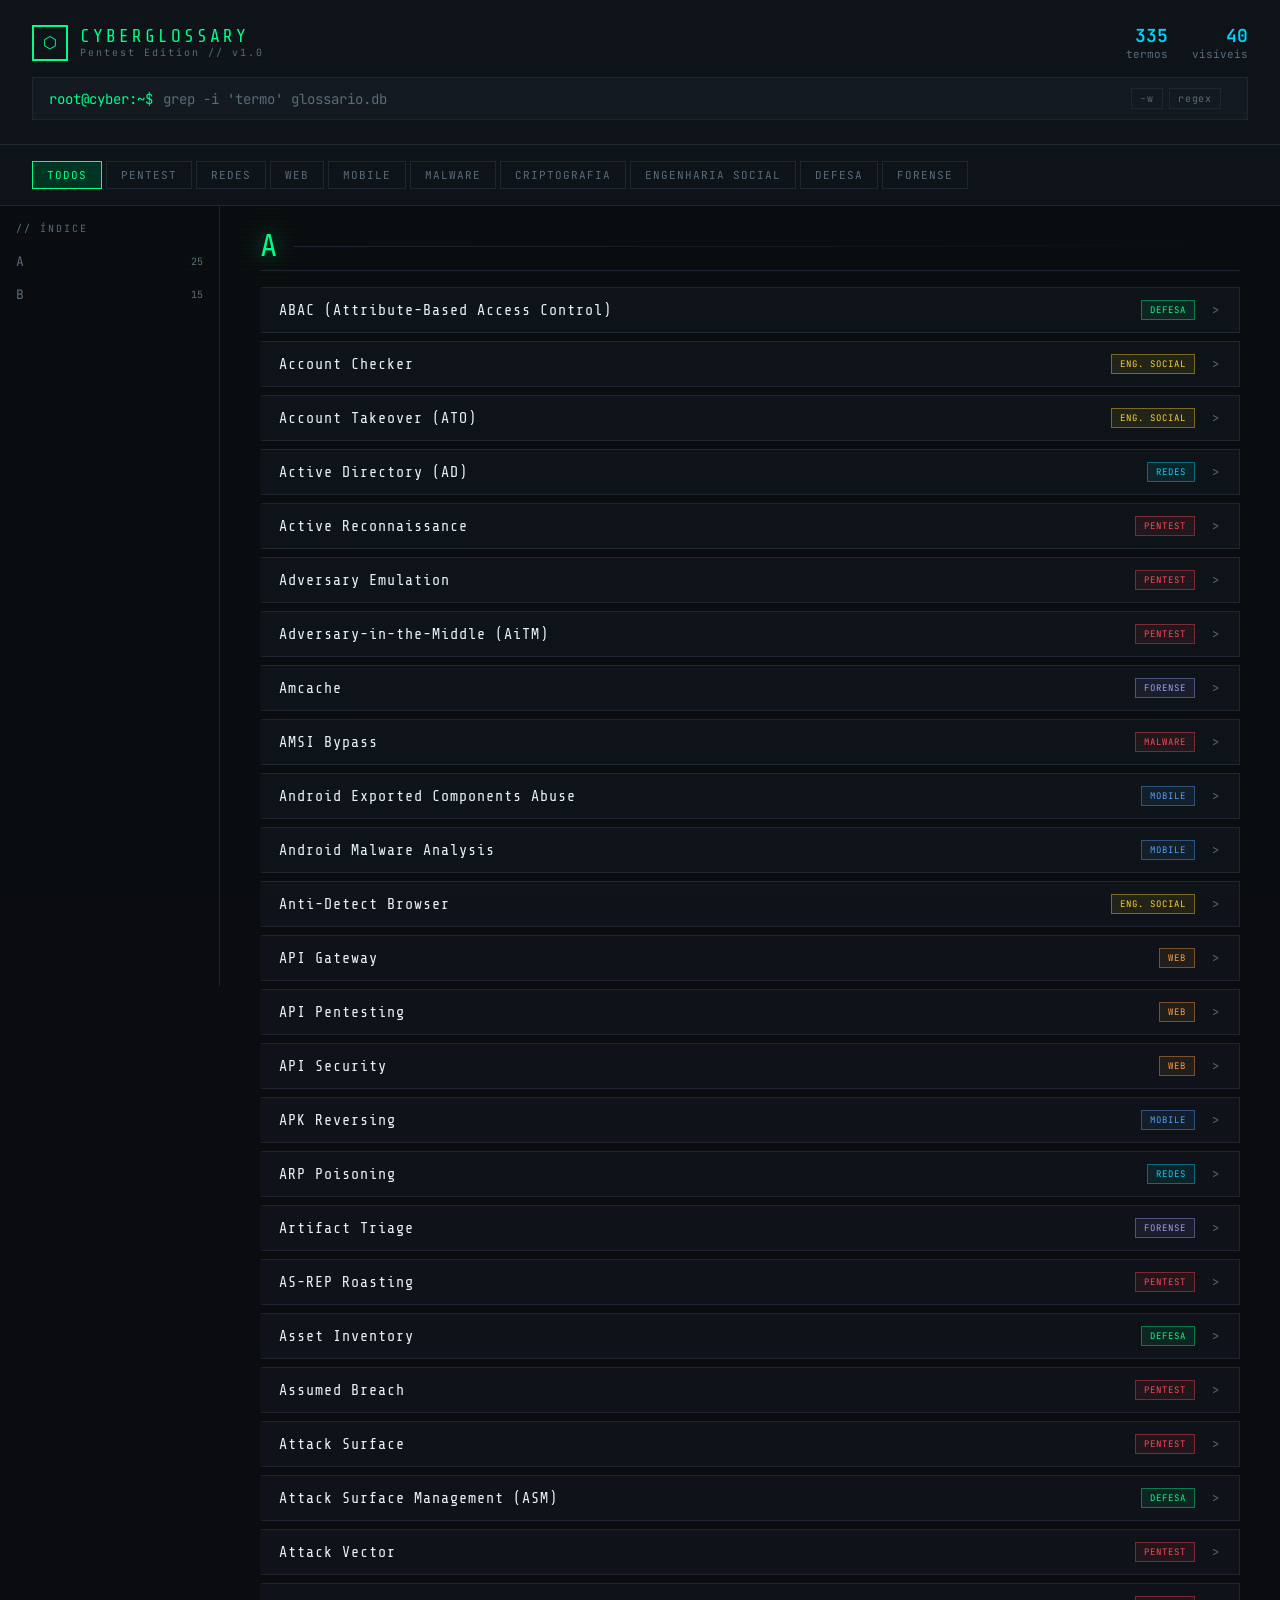
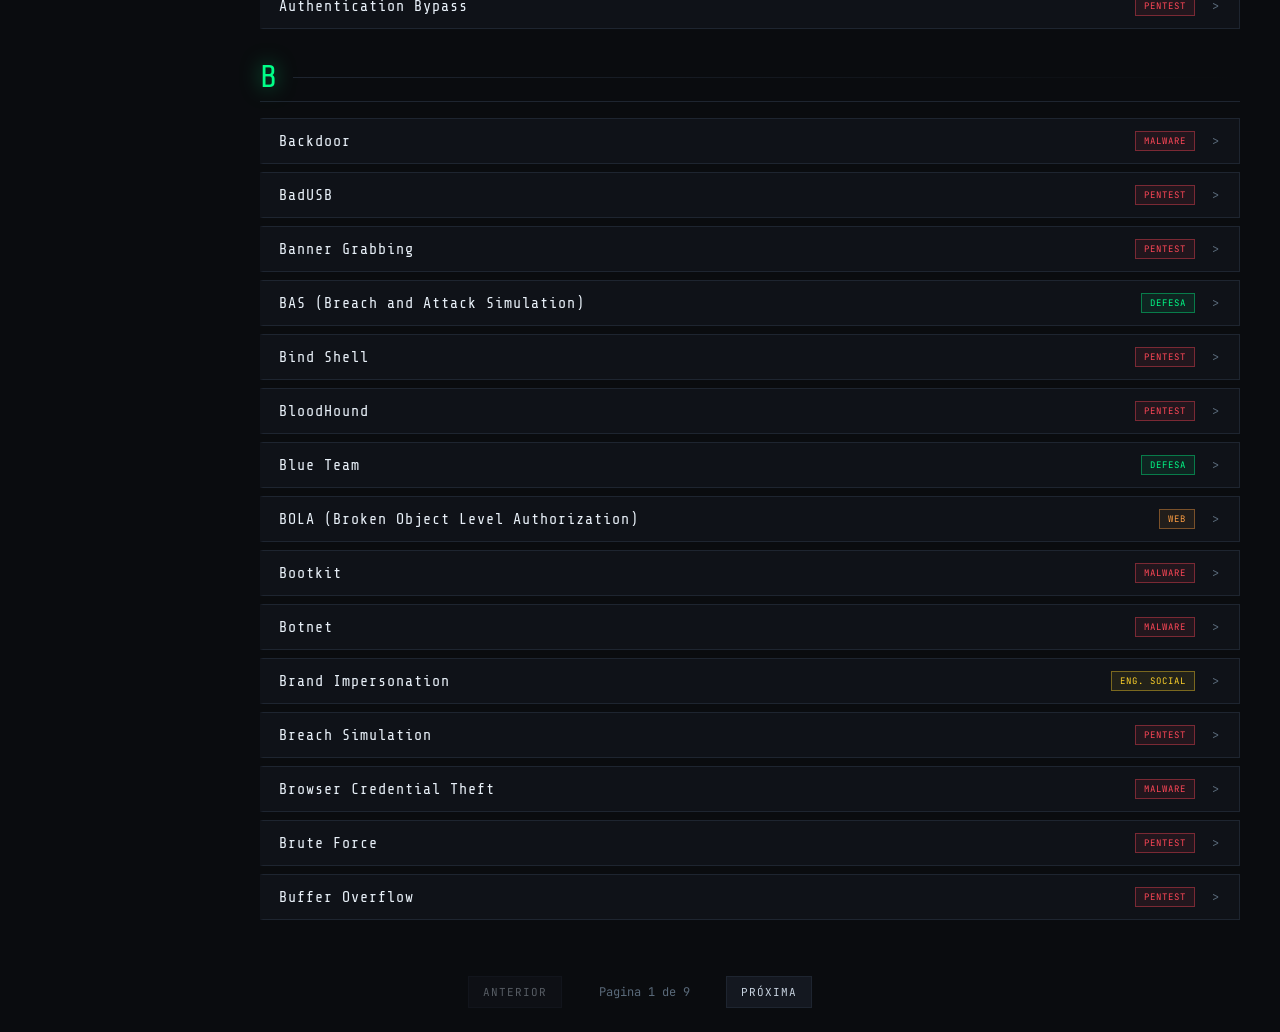
<file: index.html>
<!DOCTYPE html>
<html lang="pt-BR">

<head>
  <meta charset="UTF-8">
  <meta name="viewport" content="width=device-width, initial-scale=1.0">
  <meta name="description"
    content="Glossário Cyber com foco em Pentest e Red Team em laboratório: termos, ferramentas associadas e exemplos práticos para estudo.">
  <meta name="keywords"
    content="cybersecurity, pentest, red team, glossary, glossário, segurança, web security, malware, forense, DFIR">
  <meta name="author" content="CyberGlossary">
  <meta name="robots" content="index, follow">
  <meta name="theme-color" content="#0a0c0f">
  <meta name="color-scheme" content="dark">

  <meta property="og:type" content="website">
  <meta property="og:locale" content="pt_BR">
  <meta property="og:title" content="Glossário Cyber ∆ Pentest Edition">
  <meta property="og:description"
    content="Termos de cibersegurança com foco em Pentest e Red Team acadêmico, com ferramentas e exemplos em laboratório.">
  <meta property="og:site_name" content="CyberGlossary">
  <meta property="og:image" content="https://0x03c1.github.io/cyber-glossary/assets/img/og-card.png">
  <meta property="og:image:type" content="image/png">
  <meta property="og:image:width" content="1200">
  <meta property="og:image:height" content="630">

  <meta name="twitter:card" content="summary_large_image">
  <meta name="twitter:title" content="Glossário Cyber // Pentest Edition">
  <meta name="twitter:description"
    content="Glossário de cibersegurança com termos, ferramentas e exemplos práticos para laboratório.">
  <meta name="twitter:image" content="https://0x03c1.github.io/cyber-glossary/assets/img/og-card.png">

  <link rel="preconnect" href="https://fonts.googleapis.com">
  <link rel="preconnect" href="https://fonts.gstatic.com" crossorigin>
  <link rel="icon" type="image/svg+xml"
    href="data:image/svg+xml,%3Csvg xmlns='http://www.w3.org/2000/svg' viewBox='0 0 64 64'%3E%3Crect width='64' height='64' rx='12' fill='%230a0c0f'/%3E%3Cpath d='M32 8 52 20v24L32 56 12 44V20Z' fill='none' stroke='%2300ff88' stroke-width='4'/%3E%3C/svg%3E">
  <link rel="canonical" href="./">
  <title>Glossário Cyber // Pentest Edition</title>
  <link rel="stylesheet" href="assets/css/styles.css">
</head>

<body>

  <div class="header">
    <div class="header-top">
      <a class="logo" href="./" aria-label="Ir para a página inicial">
        <div class="logo-icon">⬡</div>
        <div class="logo-text">
          <span class="logo-main">CyberGlossary</span>
          <span class="logo-sub">Pentest Edition // v1.0</span>
        </div>
      </a>
      <div class="stats">
        <div class="stat-item">
          <span class="stat-num" id="total-count">0</span>
          <span>termos</span>
        </div>
        <div class="stat-item">
          <span class="stat-num" id="visible-count">0</span>
          <span>visíveis</span>
        </div>
      </div>
    </div>
    <div class="search-bar">
      <span class="search-prompt">root@cyber:~$</span>
      <input type="text" class="search-input" id="searchInput" placeholder="grep -i 'termo' glossario.db"
        autocomplete="off" spellcheck="false">
      <div class="search-options" id="searchOptions">
        <button class="search-toggle" id="wordToggle" type="button">-w</button>
        <button class="search-toggle" id="regexToggle" type="button">regex</button>
      </div>
      <span class="search-count" id="searchCount"></span>
    </div>
  </div>

  <div class="filters" id="filterBar">
    <button class="filter-btn active" data-filter="all">Todos</button>
    <button class="filter-btn" data-filter="pentest">Pentest</button>
    <button class="filter-btn" data-filter="network">Redes</button>
    <button class="filter-btn" data-filter="web">Web</button>
    <button class="filter-btn" data-filter="mobile">Mobile</button>
    <button class="filter-btn" data-filter="malware">Malware</button>
    <button class="filter-btn" data-filter="crypto">Criptografia</button>
    <button class="filter-btn" data-filter="social">Engenharia Social</button>
    <button class="filter-btn" data-filter="defense">Defesa</button>
    <button class="filter-btn" data-filter="forensics">Forense</button>
  </div>

  <div class="main">
    <div class="sidebar">
      <div class="sidebar-title">// Índice</div>
      <div id="letterIndex"></div>
    </div>
    <div class="content" id="glossaryContent"></div>
  </div>

  <div class="pagination" id="paginationBar">
    <button class="page-btn" id="prevPageBtn" type="button">Anterior</button>
    <span class="page-info" id="pageInfo">Página 1 de 1</span>
    <button class="page-btn" id="nextPageBtn" type="button">Próxima</button>
  </div>

  <script src="assets/js/app.js"></script>
</body>

</html>
</file>
<file: assets/css/styles.css>
@import url('https://fonts.googleapis.com/css2?family=JetBrains+Mono:wght@300;400;600;700&family=Share+Tech+Mono&display=swap');

:root {
    --bg: #0a0c0f;
    --bg2: #0f1218;
    --bg3: #141820;
    --border: #1e2530;
    --green: #00ff88;
    --green-dim: #00cc6a;
    --green-dark: #003322;
    --cyan: #00d4ff;
    --red: #ff4757;
    --yellow: #ffd32a;
    --purple: #9c88ff;
    --text: #c8d3e0;
    --text-dim: #5a6a7a;
    --text-bright: #e8f0f8;
}

* {
    margin: 0;
    padding: 0;
    box-sizing: border-box;
}

body {
    background: var(--bg);
    color: var(--text);
    font-family: 'JetBrains Mono', monospace;
    min-height: 100vh;
    overflow-x: hidden;
}

/* Scanline overlay */
body::before {
    content: '';
    position: fixed;
    top: 0;
    left: 0;
    right: 0;
    bottom: 0;
    background: repeating-linear-gradient(0deg,
            transparent,
            transparent 2px,
            rgba(0, 255, 136, 0.015) 2px,
            rgba(0, 255, 136, 0.015) 4px);
    pointer-events: none;
    z-index: 100;
}

/* Header */
.header {
    border-bottom: 1px solid var(--border);
    padding: 24px 32px;
    background: var(--bg2);
    position: sticky;
    top: 0;
    z-index: 50;
}

.header-top {
    display: flex;
    align-items: center;
    justify-content: space-between;
    margin-bottom: 16px;
}

.logo {
    display: flex;
    align-items: center;
    gap: 12px;
    text-decoration: none;
    color: inherit;
    cursor: pointer;
}

.logo:hover .logo-main,
.logo:focus-visible .logo-main {
    color: var(--green-dim);
}

.logo:hover .logo-icon,
.logo:focus-visible .logo-icon {
    border-color: var(--green-dim);
    box-shadow: 0 0 10px rgba(0, 255, 136, 0.2);
}

.logo-icon {
    width: 36px;
    height: 36px;
    border: 2px solid var(--green);
    display: flex;
    align-items: center;
    justify-content: center;
    font-size: 16px;
    color: var(--green);
    animation: pulse 2s infinite;
}

@keyframes pulse {

    0%,
    100% {
        box-shadow: 0 0 8px var(--green);
    }

    50% {
        box-shadow: 0 0 20px var(--green), 0 0 40px rgba(0, 255, 136, 0.3);
    }
}

.logo-text {
    display: flex;
    flex-direction: column;
}

.logo-main {
    font-family: 'Share Tech Mono', monospace;
    font-size: 18px;
    color: var(--green);
    letter-spacing: 3px;
    text-transform: uppercase;
}

.logo-sub {
    font-size: 10px;
    color: var(--text-dim);
    letter-spacing: 2px;
}

.stats {
    display: flex;
    gap: 24px;
    font-size: 11px;
    color: var(--text-dim);
}

.stat-item {
    display: flex;
    flex-direction: column;
    align-items: flex-end;
}

.stat-num {
    font-size: 18px;
    color: var(--cyan);
    font-weight: 600;
}

/* Search */
.search-bar {
    display: flex;
    align-items: center;
    background: var(--bg3);
    border: 1px solid var(--border);
    padding: 10px 16px;
    gap: 10px;
    transition: border-color 0.2s;
}

.search-bar:focus-within {
    border-color: var(--green);
    box-shadow: 0 0 12px rgba(0, 255, 136, 0.15);
}

.search-prompt {
    color: var(--green);
    font-size: 14px;
    white-space: nowrap;
}

.search-input {
    background: none;
    border: none;
    outline: none;
    color: var(--text-bright);
    font-family: 'JetBrains Mono', monospace;
    font-size: 14px;
    flex: 1;
    caret-color: var(--green);
}

.search-input::placeholder {
    color: var(--text-dim);
}

.search-count {
    font-size: 11px;
    color: var(--text-dim);
    white-space: nowrap;
}

.search-options {
    display: flex;
    align-items: center;
    gap: 6px;
}

.search-toggle {
    background: transparent;
    border: 1px solid var(--border);
    color: var(--text-dim);
    font-family: 'JetBrains Mono', monospace;
    font-size: 10px;
    letter-spacing: 0.8px;
    padding: 3px 8px;
    cursor: pointer;
    transition: all 0.15s;
}

.search-toggle:hover {
    border-color: var(--green-dim);
    color: var(--green-dim);
}

.search-toggle.active {
    border-color: var(--green);
    color: var(--green);
    background: rgba(0, 255, 136, 0.08);
}

/* Filter tabs */
.filters {
    display: flex;
    gap: 4px;
    padding: 16px 32px;
    background: var(--bg2);
    border-bottom: 1px solid var(--border);
    flex-wrap: wrap;
}

.filter-btn {
    background: none;
    border: 1px solid var(--border);
    color: var(--text-dim);
    font-family: 'JetBrains Mono', monospace;
    font-size: 11px;
    padding: 6px 14px;
    cursor: pointer;
    letter-spacing: 1px;
    text-transform: uppercase;
    transition: all 0.15s;
}

.filter-btn:hover {
    border-color: var(--green-dim);
    color: var(--green-dim);
}

.filter-btn.active {
    background: var(--green-dark);
    border-color: var(--green);
    color: var(--green);
}

/* Main content */
.main {
    display: grid;
    grid-template-columns: 220px 1fr;
    min-height: calc(100vh - 160px);
}

/* Sidebar index */
.sidebar {
    border-right: 1px solid var(--border);
    padding: 16px 0;
    position: sticky;
    top: 120px;
    height: calc(100vh - 120px);
    overflow-y: auto;
    scrollbar-width: thin;
    scrollbar-color: var(--border) transparent;
}

.sidebar-title {
    font-size: 10px;
    color: var(--text-dim);
    letter-spacing: 2px;
    padding: 0 16px 12px;
    text-transform: uppercase;
}

.letter-group {
    margin-bottom: 4px;
}

.letter-link {
    display: flex;
    align-items: center;
    justify-content: space-between;
    padding: 6px 16px;
    font-size: 13px;
    color: var(--text-dim);
    text-decoration: none;
    cursor: pointer;
    transition: all 0.15s;
}

.letter-link:hover,
.letter-link.active {
    color: var(--green);
    background: rgba(0, 255, 136, 0.05);
    padding-left: 20px;
}

.letter-link .count {
    font-size: 10px;
    color: var(--text-dim);
}

/* Content area */
.content {
    padding: 24px 40px;
    overflow-y: auto;
}

/* Letter section */
.letter-section {
    margin-bottom: 32px;
}

.letter-header {
    display: flex;
    align-items: center;
    gap: 16px;
    margin-bottom: 16px;
    padding-bottom: 8px;
    border-bottom: 1px solid var(--border);
}

.letter-char {
    font-family: 'Share Tech Mono', monospace;
    font-size: 32px;
    color: var(--green);
    line-height: 1;
    text-shadow: 0 0 20px rgba(0, 255, 136, 0.5);
}

.letter-line {
    flex: 1;
    height: 1px;
    background: linear-gradient(90deg, var(--border), transparent);
}

/* Term card */
.term-card {
    background: var(--bg2);
    border: 1px solid var(--border);
    border-left: 3px solid transparent;
    margin-bottom: 8px;
    transition: all 0.2s;
    cursor: pointer;
}

.term-card:hover {
    border-left-color: var(--green);
    background: var(--bg3);
    transform: translateX(2px);
}

.term-card.expanded {
    border-left-color: var(--cyan);
    border-color: rgba(0, 212, 255, 0.3);
}

.term-header {
    display: flex;
    align-items: center;
    padding: 12px 16px;
    gap: 12px;
}

.term-name {
    font-family: 'Share Tech Mono', monospace;
    font-size: 15px;
    color: var(--text-bright);
    flex: 1;
    letter-spacing: 1px;
}

.term-name mark {
    background: rgba(0, 255, 136, 0.25);
    color: var(--green);
    padding: 0 2px;
}

.term-tag {
    font-size: 9px;
    padding: 3px 8px;
    letter-spacing: 1px;
    text-transform: uppercase;
    border: 1px solid;
}

.tag-pentest {
    color: var(--red);
    border-color: rgba(255, 71, 87, 0.4);
    background: rgba(255, 71, 87, 0.08);
}

.tag-network {
    color: var(--cyan);
    border-color: rgba(0, 212, 255, 0.4);
    background: rgba(0, 212, 255, 0.08);
}

.tag-crypto {
    color: var(--purple);
    border-color: rgba(156, 136, 255, 0.4);
    background: rgba(156, 136, 255, 0.08);
}

.tag-malware {
    color: var(--red);
    border-color: rgba(255, 71, 87, 0.4);
    background: rgba(255, 71, 87, 0.08);
}

.tag-social {
    color: var(--yellow);
    border-color: rgba(255, 211, 42, 0.4);
    background: rgba(255, 211, 42, 0.08);
}

.tag-defense {
    color: var(--green);
    border-color: rgba(0, 255, 136, 0.4);
    background: rgba(0, 255, 136, 0.08);
}

.tag-web {
    color: #ff9f43;
    border-color: rgba(255, 159, 67, 0.4);
    background: rgba(255, 159, 67, 0.08);
}

.tag-mobile {
    color: #54a0ff;
    border-color: rgba(84, 160, 255, 0.4);
    background: rgba(84, 160, 255, 0.08);
}

.tag-forensics {
    color: #a29bfe;
    border-color: rgba(162, 155, 254, 0.4);
    background: rgba(162, 155, 254, 0.08);
}

.term-toggle {
    color: var(--text-dim);
    font-size: 12px;
    transition: transform 0.2s;
    width: 16px;
    text-align: center;
}

.term-card.expanded .term-toggle {
    transform: rotate(90deg);
    color: var(--cyan);
}

.term-body {
    display: none;
    padding: 0 16px 14px 16px;
    border-top: 1px solid var(--border);
    margin-top: 0;
}

.term-card.expanded .term-body {
    display: block;
}

.term-def {
    font-size: 13px;
    color: var(--text);
    line-height: 1.7;
    padding-top: 12px;
}

.term-def .highlight {
    color: var(--green-dim);
}

.term-def .cmd {
    font-family: 'Share Tech Mono', monospace;
    background: rgba(0, 0, 0, 0.4);
    border: 1px solid var(--border);
    padding: 1px 6px;
    font-size: 12px;
    color: var(--cyan);
}

.term-tools {
    margin-top: 12px;
    padding-top: 10px;
    border-top: 1px dashed rgba(0, 212, 255, 0.25);
}

.term-lab {
    margin-top: 10px;
    padding-top: 8px;
    border-top: 1px dashed rgba(0, 255, 136, 0.2);
    color: var(--text);
    font-size: 12px;
}

.tools-label {
    color: var(--text-dim);
    font-size: 11px;
    margin-right: 8px;
    letter-spacing: 0.5px;
}

/* Empty state */
.empty-state {
    text-align: center;
    padding: 80px 20px;
    color: var(--text-dim);
}

.empty-state .code {
    font-size: 48px;
    color: var(--border);
    margin-bottom: 16px;
}

.empty-state p {
    font-size: 13px;
}

.pagination {
    display: flex;
    align-items: center;
    justify-content: center;
    gap: 12px;
    padding: 0 32px 24px;
}

.page-btn {
    background: var(--bg3);
    border: 1px solid var(--border);
    color: var(--text);
    font-family: 'JetBrains Mono', monospace;
    font-size: 11px;
    letter-spacing: 1px;
    text-transform: uppercase;
    padding: 8px 14px;
    cursor: pointer;
    transition: all 0.15s;
}

.page-btn:hover:not(:disabled) {
    border-color: var(--green-dim);
    color: var(--green);
}

.page-btn:disabled {
    opacity: 0.4;
    cursor: not-allowed;
}

.page-info {
    min-width: 140px;
    text-align: center;
    color: var(--text-dim);
    font-size: 12px;
}

/* Scrollbar */
::-webkit-scrollbar {
    width: 6px;
}

::-webkit-scrollbar-track {
    background: transparent;
}

::-webkit-scrollbar-thumb {
    background: var(--border);
    border-radius: 3px;
}

::-webkit-scrollbar-thumb:hover {
    background: var(--text-dim);
}

/* Animations */
.term-card {
    animation: fadeIn 0.3s ease;
}

@keyframes fadeIn {
    from {
        opacity: 0;
        transform: translateX(-8px);
    }

    to {
        opacity: 1;
        transform: translateX(0);
    }
}

.hidden {
    display: none !important;
}

@media (max-width: 768px) {
    .main {
        grid-template-columns: 1fr;
    }

    .sidebar {
        display: none;
    }

    .content {
        padding: 16px;
    }

    .header {
        padding: 16px;
    }

    .filters {
        padding: 12px 16px;
    }

    .stats {
        display: none;
    }

    .search-bar {
        flex-wrap: wrap;
        row-gap: 8px;
    }

    .search-options {
        order: 3;
        width: 100%;
    }

    .pagination {
        padding: 0 16px 16px;
        gap: 8px;
    }

    .page-btn {
        padding: 7px 10px;
        font-size: 10px;
    }

    .page-info {
        min-width: 120px;
        font-size: 11px;
    }
}
</file>
